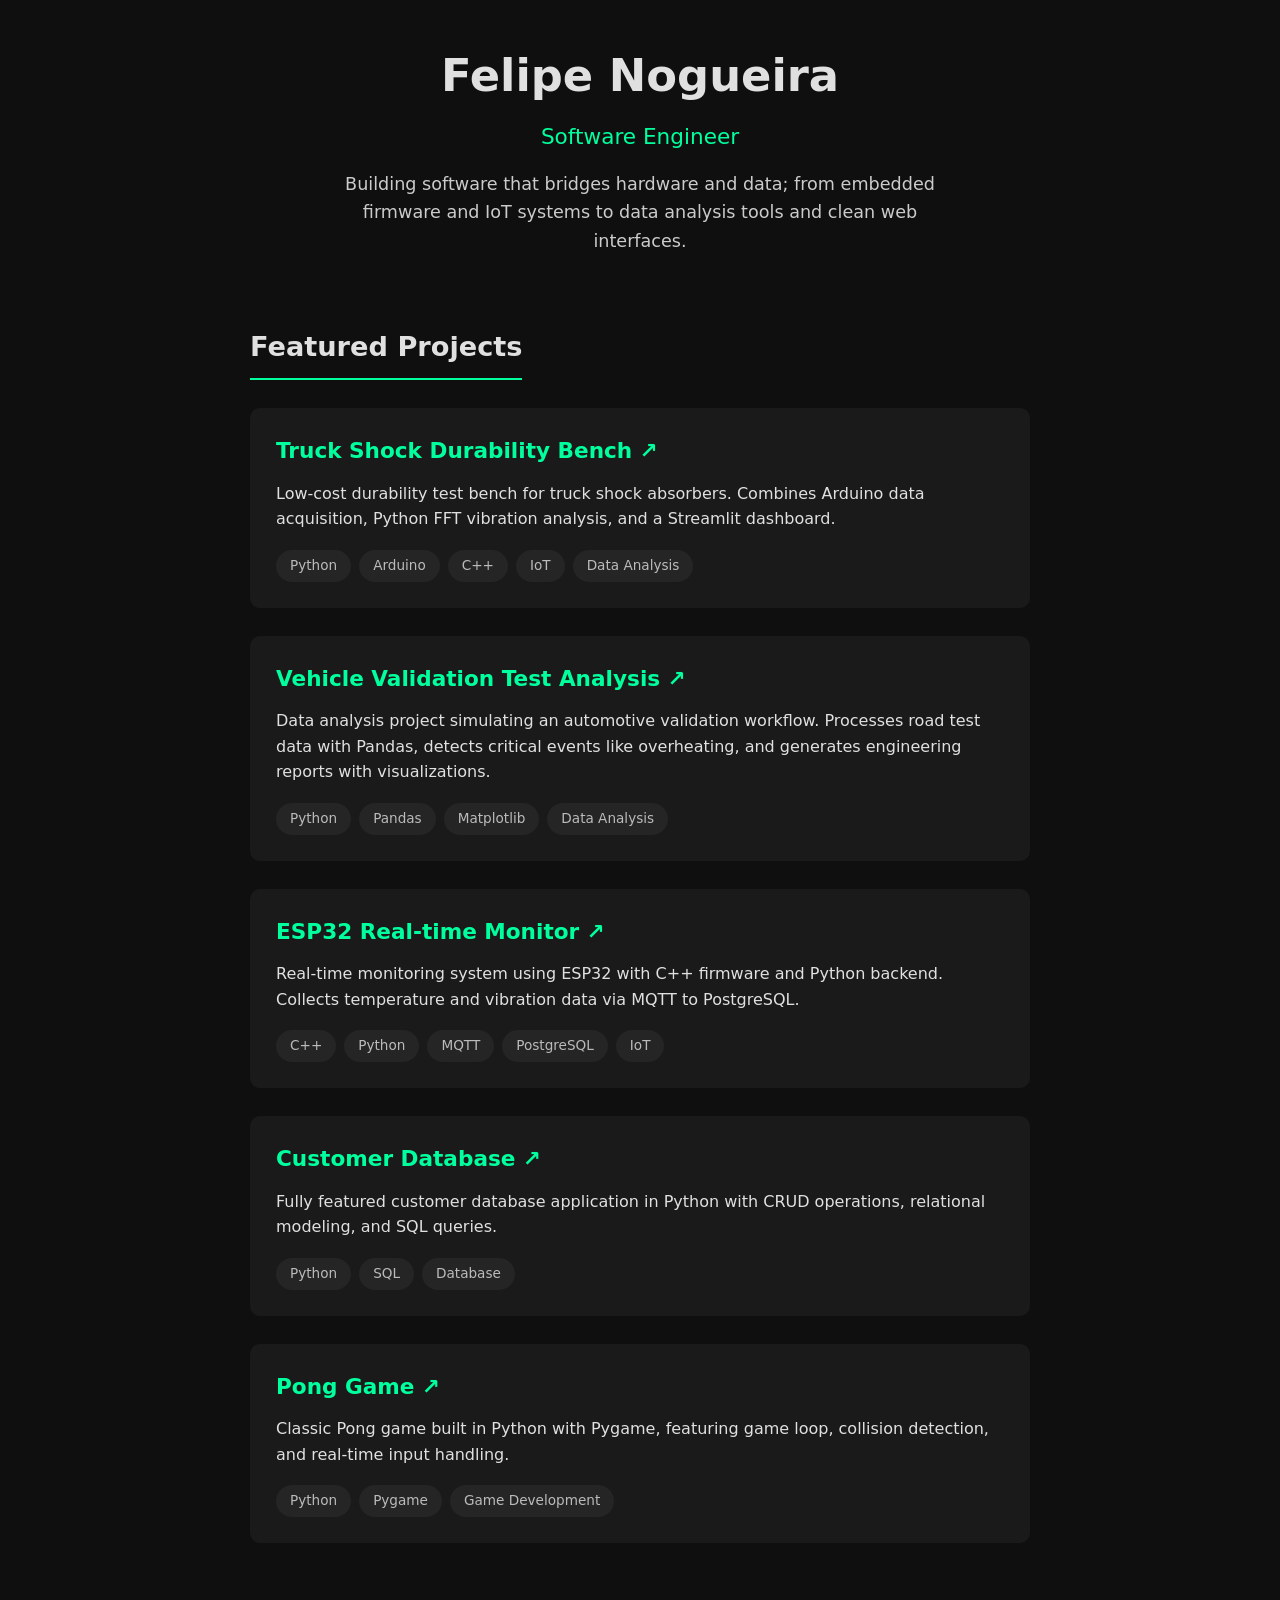
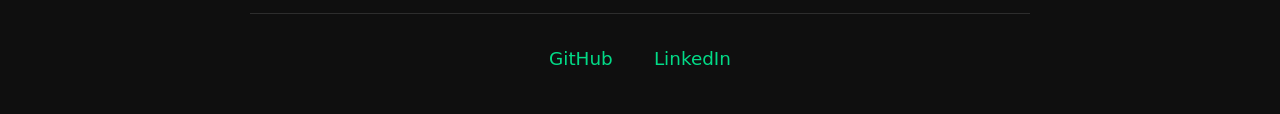
<file: index.html>
<!DOCTYPE html>
<html lang="en">
<head>
  <meta charset="UTF-8">
  <meta name="viewport" content="width=device-width, initial-scale=1.0">
  <title>Felipe Nogueira | Software Engineer</title>
  <style>
    :root {
      --bg: #0f0f0f;
      --text: #e0e0e0;
      --accent: #00ff9d;
    }
    
    * { margin: 0; padding: 0; box-sizing: border-box; }
    
    body {
      font-family: 'Segoe UI', system-ui, sans-serif;
      background-color: var(--bg);
      color: var(--text);
      line-height: 1.6;
      max-width: 820px;
      margin: 0 auto;
      padding: 40px 20px;
    }

    header {
      text-align: center;
      margin-bottom: 70px;
    }

    h1 {
      font-size: 2.8rem;
      margin-bottom: 8px;
    }

    .subtitle {
      font-size: 1.35rem;
      color: var(--accent);
      margin-bottom: 16px;
    }

    .description {
      font-size: 1.1rem;
      max-width: 620px;
      margin: 0 auto;
      opacity: 0.9;
    }

    section {
      margin-bottom: 70px;
    }

    h2 {
      font-size: 1.7rem;
      margin-bottom: 28px;
      border-bottom: 2px solid var(--accent);
      padding-bottom: 10px;
      display: inline-block;
    }

    .project {
      background: #1a1a1a;
      padding: 26px;
      border-radius: 10px;
      margin-bottom: 28px;
      transition: transform 0.2s ease;
    }

    .project:hover {
      transform: translateY(-5px);
    }

    .project h3 {
      margin-bottom: 12px;
      color: var(--accent);
      font-size: 1.35rem;
    }

    .project h3 a {
      color: inherit;
      text-decoration: none;
    }

    .project h3 a:hover {
      text-decoration: underline;
    }

    .tags {
      margin-top: 18px;
      display: flex;
      flex-wrap: wrap;
      gap: 8px;
    }

    .tag {
      background: #252525;
      color: #bbb;
      padding: 5px 14px;
      border-radius: 9999px;
      font-size: 0.85rem;
    }

    .footer {
      text-align: center;
      margin-top: 60px;
      padding-top: 30px;
      border-top: 1px solid #333;
      opacity: 0.85;
    }

    .social a {
      color: var(--accent);
      margin: 0 18px;
      font-size: 1.15rem;
      text-decoration: none;
    }

    .social a:hover {
      text-decoration: underline;
    }
  </style>
</head>
<body>

  <header>
    <h1>Felipe Nogueira</h1>
    <p class="subtitle">Software Engineer</p>
    <p class="description">
      Building software that bridges hardware and data; from embedded firmware and IoT systems 
      to data analysis tools and clean web interfaces.
    </p>
  </header>

  <section>
    <h2>Featured Projects</h2>

    <div class="project">
      <h3><a href="https://github.com/nog01/truck-shock-durability-bench" target="_blank">Truck Shock Durability Bench ↗</a></h3>
      <p>Low-cost durability test bench for truck shock absorbers. Combines Arduino data acquisition, Python FFT vibration analysis, and a Streamlit dashboard.</p>
      <div class="tags">
        <span class="tag">Python</span>
        <span class="tag">Arduino</span>
        <span class="tag">C++</span>
        <span class="tag">IoT</span>
        <span class="tag">Data Analysis</span>
      </div>
    </div>

    <div class="project">
      <h3><a href="https://github.com/nog01/vehicle-validation-test-analysis" target="_blank">Vehicle Validation Test Analysis ↗</a></h3>
      <p>Data analysis project simulating an automotive validation workflow. Processes road test data with Pandas, detects critical events like overheating, and generates engineering reports with visualizations.</p>
      <div class="tags">
        <span class="tag">Python</span>
        <span class="tag">Pandas</span>
        <span class="tag">Matplotlib</span>
        <span class="tag">Data Analysis</span>
      </div>
    </div>

    <div class="project">
      <h3><a href="https://github.com/nog01/esp32" target="_blank">ESP32 Real-time Monitor ↗</a></h3>
      <p>Real-time monitoring system using ESP32 with C++ firmware and Python backend. Collects temperature and vibration data via MQTT to PostgreSQL.</p>
      <div class="tags">
        <span class="tag">C++</span>
        <span class="tag">Python</span>
        <span class="tag">MQTT</span>
        <span class="tag">PostgreSQL</span>
        <span class="tag">IoT</span>
      </div>
    </div>

    <div class="project">
      <h3><a href="https://github.com/nog01/customer-database" target="_blank">Customer Database ↗</a></h3>
      <p>Fully featured customer database application in Python with CRUD operations, relational modeling, and SQL queries.</p>
      <div class="tags">
        <span class="tag">Python</span>
        <span class="tag">SQL</span>
        <span class="tag">Database</span>
      </div>
    </div>

    <div class="project">
      <h3><a href="https://github.com/nog01/pong-game" target="_blank">Pong Game ↗</a></h3>
      <p>Classic Pong game built in Python with Pygame, featuring game loop, collision detection, and real-time input handling.</p>
      <div class="tags">
        <span class="tag">Python</span>
        <span class="tag">Pygame</span>
        <span class="tag">Game Development</span>
      </div>
    </div>
  </section>

  <div class="footer">
    <div class="social">
      <a href="https://github.com/nog01" target="_blank">GitHub</a>
      <a href="https://www.linkedin.com/in/felipenas/" target="_blank">LinkedIn</a>
    </div>

</body>
</html>
</file>
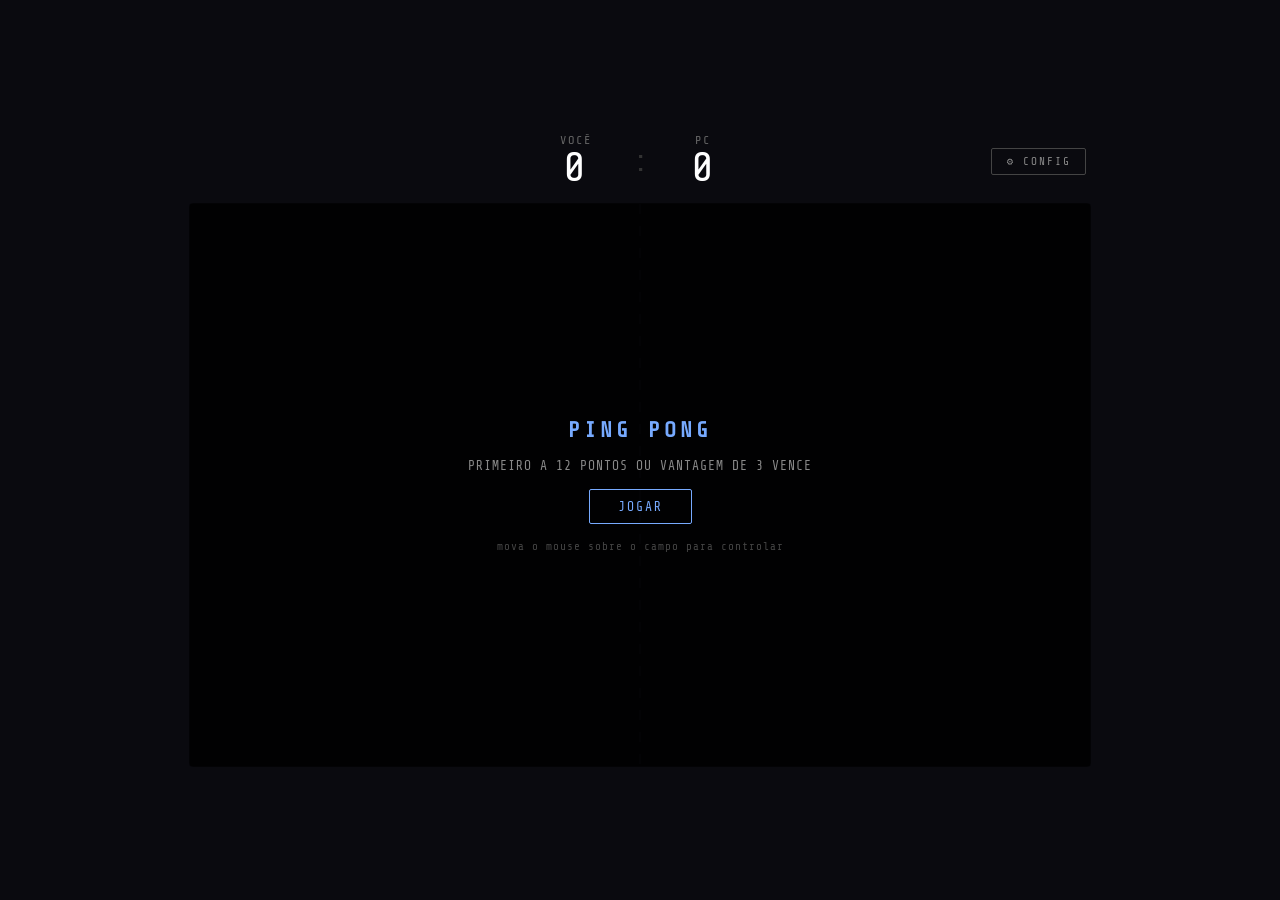
<file: pingpong.html>
<!DOCTYPE html>
<html lang="pt-BR">
<head>
<meta charset="UTF-8">
<meta name="viewport" content="width=device-width, initial-scale=1.0">
<title>Ping Pong</title>
<link href="https://fonts.googleapis.com/css2?family=Share+Tech+Mono&display=swap" rel="stylesheet">
<style>
  *, *::before, *::after { margin: 0; padding: 0; box-sizing: border-box; }
  html, body {
    width: 100%; height: 100%;
    background: #0a0a0f;
    overflow: hidden;
    font-family: 'Share Tech Mono', monospace;
  }
  #root {
    width: 100vw; height: 100vh;
    display: flex;
    flex-direction: column;
    align-items: center;
    justify-content: center;
    background: #0a0a0f;
  }
  #topbar {
    display: flex;
    align-items: center;
    justify-content: space-between;
    width: 100%;
    max-width: 900px;
    padding: 0 4px;
    margin-bottom: 14px;
  }
  #scoreboard {
    display: flex;
    align-items: center;
    gap: 40px;
    color: #e0e0e0;
    letter-spacing: 2px;
    flex: 1;
    justify-content: center;
  }
  .name { color: #666; font-size: 12px; text-align: center; }
  .score { font-size: 42px; color: #fff; line-height: 1; text-align: center; }
  .sep { color: #333; font-size: 32px; }
  #pause-btn {
    background: none;
    border: 1px solid #444;
    color: #888;
    font-family: 'Share Tech Mono', monospace;
    font-size: 11px;
    letter-spacing: 2px;
    padding: 6px 14px;
    cursor: pointer;
    border-radius: 2px;
    transition: border-color 0.15s, color 0.15s;
    white-space: nowrap;
  }
  #pause-btn:hover { border-color: #7af; color: #7af; }

  #canvas-wrap { position: relative; }
  canvas { display: block; border-radius: 4px; border: 1px solid #1a1a2a; }
  #overlay {
    position: absolute; inset: 0;
    display: flex; flex-direction: column;
    align-items: center; justify-content: center;
    background: rgba(0,0,0,0.88);
    border-radius: 4px;
    color: #fff; gap: 16px;
  }
  #overlay h2 { font-size: 22px; letter-spacing: 4px; color: #7af; }
  .msg { font-size: 13px; color: #888; letter-spacing: 1px; }
  .winner { font-size: 17px; color: #ffd080; letter-spacing: 2px; }
  .obtn {
    background: none; border: 1px solid #7af;
    color: #7af; font-family: 'Share Tech Mono', monospace;
    font-size: 13px; letter-spacing: 2px;
    padding: 9px 28px; cursor: pointer; border-radius: 2px;
    transition: background 0.15s;
  }
  .obtn:hover { background: rgba(119,170,255,0.12); }
  .hint { font-size: 11px; color: #444; letter-spacing: 1px; }
  .diff-panel {
    display: flex;
    flex-direction: column;
    align-items: center;
    gap: 12px;
    border: 1px solid #222;
    border-radius: 4px;
    padding: 16px 28px;
  }
  .diff-label { font-size: 11px; color: #555; letter-spacing: 2px; }
  .diff-buttons { display: flex; gap: 10px; }
  .diff-opt {
    background: none;
    border: 1px solid #333;
    color: #666;
    font-family: 'Share Tech Mono', monospace;
    font-size: 12px;
    letter-spacing: 1px;
    padding: 6px 16px;
    cursor: pointer;
    border-radius: 2px;
    transition: all 0.15s;
  }
  .diff-opt:hover { border-color: #7af; color: #7af; }
  .diff-opt.active { color: #0a0a0f; }
  .diff-hint { font-size: 11px; color: #444; letter-spacing: 1px; }
</style>
</head>
<body>
<div id="root">
  <div id="topbar">
    <div style="width:90px"></div>
    <div id="scoreboard">
      <div><div class="name">VOCÊ</div><div class="score" id="score-p">0</div></div>
      <div class="sep">:</div>
      <div><div class="name">PC</div><div class="score" id="score-ai">0</div></div>
    </div>
    <button id="pause-btn">⚙ CONFIG</button>
  </div>
  <div id="canvas-wrap">
    <canvas id="c"></canvas>
    <div id="overlay" style="display:none"></div>
  </div>
</div>

<script>
(function(){
  var canvas = document.getElementById('c');
  var ctx = canvas.getContext('2d');
  var overlay = document.getElementById('overlay');
  var scoreP = document.getElementById('score-p');
  var scoreAI = document.getElementById('score-ai');
  var pauseBtn = document.getElementById('pause-btn');

  var PAD_W = 12, BALL_R = 8;
  var WIN_SCORE = 12;
  var WIN_DIFF = 3;

  var DIFFICULTIES = [
    { name: 'FACIL',   color: '#44cc88', base: 9,   max: 18, aiBase: 0.09,  aiMult: 0.035 },
    { name: 'MEDIO',   color: '#7af',    base: 13,  max: 24, aiBase: 0.13,  aiMult: 0.05  },
    { name: 'DIFICIL', color: '#ff6644', base: 19,  max: 34, aiBase: 0.18,  aiMult: 0.07  }
  ];
  var diffIndex = 1;

  var W, H, PAD_H;
  var state = 'idle';
  var scorePlayer = 0, scorePC = 0;
  var mouseY;
  var ball, padPlayer, padPC, speedMult;
  var raf;

  function diff() { return DIFFICULTIES[diffIndex]; }

  function resize() {
    var avW = window.innerWidth;
    var avH = window.innerHeight;
    var topH = 80;
    var maxW = Math.min(avW - 32, 900);
    var maxH = avH - topH - 20;
    var aspect = 16 / 10;
    var cw = maxW, ch = cw / aspect;
    if (ch > maxH) { ch = maxH; cw = ch * aspect; }
    W = Math.floor(cw); H = Math.floor(ch);
    PAD_H = Math.round(H * 0.18);
    canvas.width = W; canvas.height = H;
    if (mouseY === undefined) mouseY = H / 2;
  }

  function resetBall(dir) {
    var d = diff();
    var angle = Math.random() * 0.6 - 0.3;
    var speed = d.base * speedMult;
    var dx = dir || (Math.random() > 0.5 ? 1 : -1);
    ball = {
      x: W / 2, y: H / 2,
      vx: Math.cos(angle) * speed * dx,
      vy: Math.sin(angle) * speed
    };
    if (Math.abs(ball.vx) < 2) ball.vx = 2 * dx;
  }

  function checkWin() {
    var gap = Math.abs(scorePlayer - scorePC);
    var pWin = scorePlayer >= WIN_SCORE || (scorePlayer >= 1 && scorePlayer > scorePC && gap >= WIN_DIFF);
    var aiWin = scorePC >= WIN_SCORE || (scorePC >= 1 && scorePC > scorePlayer && gap >= WIN_DIFF);
    if (pWin) { state = 'over'; showGameOver('VOCE VENCEU!', 'PARABENS!', 'JOGAR DE NOVO'); return true; }
    if (aiWin) { state = 'over'; showGameOver('PC VENCEU', 'TENTE NOVAMENTE', 'REVANCHE'); return true; }
    return false;
  }

  function startGame() {
    scorePlayer = 0; scorePC = 0;
    scoreP.textContent = 0; scoreAI.textContent = 0;
    speedMult = 1;
    padPlayer = { y: H / 2 - PAD_H / 2 };
    padPC    = { y: H / 2 - PAD_H / 2 };
    overlay.style.display = 'none';
    pauseBtn.textContent = '❙❙ PAUSA';
    resetBall(1);
    state = 'playing';
    if (raf) cancelAnimationFrame(raf);
    raf = requestAnimationFrame(loop);
  }

  var lastGameOverArgs = null;

  function showStartOverlay() {
    overlay.innerHTML = '';
    var h = document.createElement('h2'); h.textContent = 'PING PONG'; overlay.appendChild(h);
    var m = document.createElement('div'); m.className = 'msg'; m.textContent = 'PRIMEIRO A 12 PONTOS OU VANTAGEM DE 3 VENCE'; overlay.appendChild(m);
    var b = document.createElement('button'); b.className = 'obtn'; b.id = 'start-btn'; b.textContent = 'JOGAR'; b.onclick = startGame; overlay.appendChild(b);
    var hint = document.createElement('div'); hint.className = 'hint'; hint.textContent = 'mova o mouse sobre o campo para controlar'; overlay.appendChild(hint);
    overlay.style.display = 'flex';
  }

  function showGameOver(title, sub, btnText) {
    lastGameOverArgs = [title, sub, btnText];
    pauseBtn.textContent = '⚙ CONFIG';
    overlay.innerHTML = '';
    var w = document.createElement('div'); w.className = 'winner'; w.textContent = title; overlay.appendChild(w);
    var s = document.createElement('div'); s.className = 'msg'; s.textContent = sub; overlay.appendChild(s);
    var b = document.createElement('button'); b.className = 'obtn'; b.textContent = btnText; b.onclick = startGame; overlay.appendChild(b);
    overlay.style.display = 'flex';
  }

  function buildDiffPanel(onClose, closeLabel) {
    overlay.innerHTML = '';

    var title = document.createElement('div');
    title.style.cssText = 'font-size:18px;letter-spacing:4px;color:#7af;';
    title.textContent = state === 'paused' ? 'PAUSADO' : 'CONFIGURACOES';
    overlay.appendChild(title);

    var panel = document.createElement('div');
    panel.className = 'diff-panel';

    var lbl = document.createElement('div'); lbl.className = 'diff-label'; lbl.textContent = 'DIFICULDADE';
    panel.appendChild(lbl);

    var btns = document.createElement('div'); btns.className = 'diff-buttons';

    DIFFICULTIES.forEach(function(d, i) {
      var btn = document.createElement('button');
      btn.className = 'diff-opt' + (i === diffIndex ? ' active' : '');
      btn.textContent = d.name;
      btn.style.borderColor = d.color;
      if (i === diffIndex) { btn.style.background = d.color; btn.style.color = '#0a0a0f'; }
      else { btn.style.color = d.color; }
      btn.onclick = function() {
        diffIndex = i;
        btns.querySelectorAll('.diff-opt').forEach(function(b, j) {
          var dj = DIFFICULTIES[j];
          if (j === i) {
            b.className = 'diff-opt active';
            b.style.background = dj.color;
            b.style.color = '#0a0a0f';
          } else {
            b.className = 'diff-opt';
            b.style.background = 'none';
            b.style.color = dj.color;
          }
          b.style.borderColor = dj.color;
        });
      };
      btns.appendChild(btn);
    });

    panel.appendChild(btns);

    var hint = document.createElement('div'); hint.className = 'diff-hint';
    hint.textContent = 'altera a velocidade da bola e da IA';
    panel.appendChild(hint);
    overlay.appendChild(panel);

    var closeBtn = document.createElement('button');
    closeBtn.className = 'obtn';
    closeBtn.textContent = closeLabel;
    closeBtn.onclick = onClose;
    overlay.appendChild(closeBtn);

    overlay.style.display = 'flex';
  }

  function showPauseOverlay() {
    buildDiffPanel(resumeGame, '\u25B6 CONTINUAR');
  }

  function showConfigOverlay() {
    var restoreFn;
    if (state === 'idle') {
      restoreFn = showStartOverlay;
    } else if (state === 'over') {
      restoreFn = function() {
        if (lastGameOverArgs) showGameOver(lastGameOverArgs[0], lastGameOverArgs[1], lastGameOverArgs[2]);
      };
    } else {
      restoreFn = function() { overlay.style.display = 'none'; };
    }
    buildDiffPanel(function() {
      overlay.innerHTML = '';
      restoreFn();
    }, '\u2190 VOLTAR');
  }

  function pauseGame() {
    if (state !== 'playing') return;
    state = 'paused';
    if (raf) { cancelAnimationFrame(raf); raf = null; }
    pauseBtn.textContent = '\u25B6 CONTINUAR';
    showPauseOverlay();
  }

  function resumeGame() {
    if (state !== 'paused') return;
    state = 'playing';
    overlay.style.display = 'none';
    pauseBtn.textContent = '❙❙ PAUSA';
    raf = requestAnimationFrame(loop);
  }

  pauseBtn.onclick = function() {
    if (state === 'playing') pauseGame();
    else if (state === 'paused') resumeGame();
    else showConfigOverlay();
  };

  document.addEventListener('keydown', function(e) {
    if (e.code === 'Escape' || e.code === 'KeyP') {
      if (state === 'playing') pauseGame();
      else if (state === 'paused') resumeGame();
    }
  });

  canvas.addEventListener('mousemove', function(e) {
    var rect = canvas.getBoundingClientRect();
    mouseY = e.clientY - rect.top;
  });
  canvas.addEventListener('touchmove', function(e) {
    e.preventDefault();
    var rect = canvas.getBoundingClientRect();
    mouseY = e.touches[0].clientY - rect.top;
  }, { passive: false });

  window.addEventListener('resize', function() {
    resize();
    if (state !== 'playing') draw();
  });

  function clampPad(y) { return Math.max(0, Math.min(H - PAD_H, y)); }

  function aiMove() {
    var d = diff();
    var center = padPC.y + PAD_H / 2;
    var delta = ball.y - center;
    var skill = Math.min(d.aiBase + speedMult * d.aiMult, d.aiBase * 2.2);
    padPC.y = clampPad(padPC.y + delta * skill * (1 + Math.random() * 0.06));
  }

  function boostSpeed() {
    var d = diff();
    speedMult = Math.min(speedMult + 0.09, d.max / d.base);
    var spd = Math.hypot(ball.vx, ball.vy);
    var maxSpd = d.base * speedMult;
    if (spd > 0) { ball.vx = (ball.vx / spd) * maxSpd; ball.vy = (ball.vy / spd) * maxSpd; }
  }

  function update() {
    padPlayer.y = clampPad(mouseY - PAD_H / 2);
    aiMove();
    ball.x += ball.vx; ball.y += ball.vy;

    if (ball.y - BALL_R < 0) { ball.y = BALL_R; ball.vy = Math.abs(ball.vy); }
    if (ball.y + BALL_R > H) { ball.y = H - BALL_R; ball.vy = -Math.abs(ball.vy); }

    var pLeft = PAD_W + 10;
    if (ball.vx < 0 && ball.x - BALL_R < pLeft + PAD_W && ball.x - BALL_R > pLeft - 2 &&
        ball.y + BALL_R > padPlayer.y && ball.y - BALL_R < padPlayer.y + PAD_H) {
      ball.x = pLeft + PAD_W + BALL_R;
      ball.vx = Math.abs(ball.vx);
      ball.vy = ((ball.y - (padPlayer.y + PAD_H / 2)) / (PAD_H / 2)) * diff().base * 2.2 * speedMult;
      boostSpeed();
    }

    var pRight = W - PAD_W - 10;
    if (ball.vx > 0 && ball.x + BALL_R > pRight - PAD_W && ball.x + BALL_R < pRight + 2 &&
        ball.y + BALL_R > padPC.y && ball.y - BALL_R < padPC.y + PAD_H) {
      ball.x = pRight - PAD_W - BALL_R;
      ball.vx = -Math.abs(ball.vx);
      ball.vy = ((ball.y - (padPC.y + PAD_H / 2)) / (PAD_H / 2)) * diff().base * 2.2 * speedMult;
      boostSpeed();
    }

    if (ball.x + BALL_R < 0) {
      scorePC++; scoreAI.textContent = scorePC;
      if (checkWin()) return;
      speedMult = 1; resetBall(1);
    }
    if (ball.x - BALL_R > W) {
      scorePlayer++; scoreP.textContent = scorePlayer;
      if (checkWin()) return;
      speedMult = 1; resetBall(-1);
    }
  }

  function draw() {
    ctx.fillStyle = '#0a0a0f';
    ctx.fillRect(0, 0, W, H);

    ctx.setLineDash([10, 12]);
    ctx.strokeStyle = '#191926';
    ctx.lineWidth = 2;
    ctx.beginPath(); ctx.moveTo(W/2, 0); ctx.lineTo(W/2, H); ctx.stroke();
    ctx.setLineDash([]);

    if (padPlayer) {
      ctx.fillStyle = '#4488ff';
      rr(PAD_W + 10, padPlayer.y, PAD_W, PAD_H, 3);
    }

    if (padPC) {
      ctx.fillStyle = '#ff6644';
      rr(W - PAD_W - 10 - PAD_W, padPC.y, PAD_W, PAD_H, 3);
    }

    if (ball) {
      ctx.fillStyle = 'rgba(255,255,255,0.06)';
      ctx.beginPath(); ctx.arc(ball.x, ball.y, BALL_R + 5, 0, Math.PI * 2); ctx.fill();
      ctx.fillStyle = '#ffffff';
      ctx.beginPath(); ctx.arc(ball.x, ball.y, BALL_R, 0, Math.PI * 2); ctx.fill();
    }
  }

  function rr(x, y, w, h, r) {
    ctx.beginPath();
    ctx.moveTo(x+r, y); ctx.lineTo(x+w-r, y); ctx.quadraticCurveTo(x+w, y, x+w, y+r);
    ctx.lineTo(x+w, y+h-r); ctx.quadraticCurveTo(x+w, y+h, x+w-r, y+h);
    ctx.lineTo(x+r, y+h); ctx.quadraticCurveTo(x, y+h, x, y+h-r);
    ctx.lineTo(x, y+r); ctx.quadraticCurveTo(x, y, x+r, y);
    ctx.closePath(); ctx.fill();
  }

  function loop() {
    if (state !== 'playing') return;
    update(); draw();
    raf = requestAnimationFrame(loop);
  }

  resize();
  showStartOverlay();
  draw();
})();
</script>
</body>
</html>
</file>
